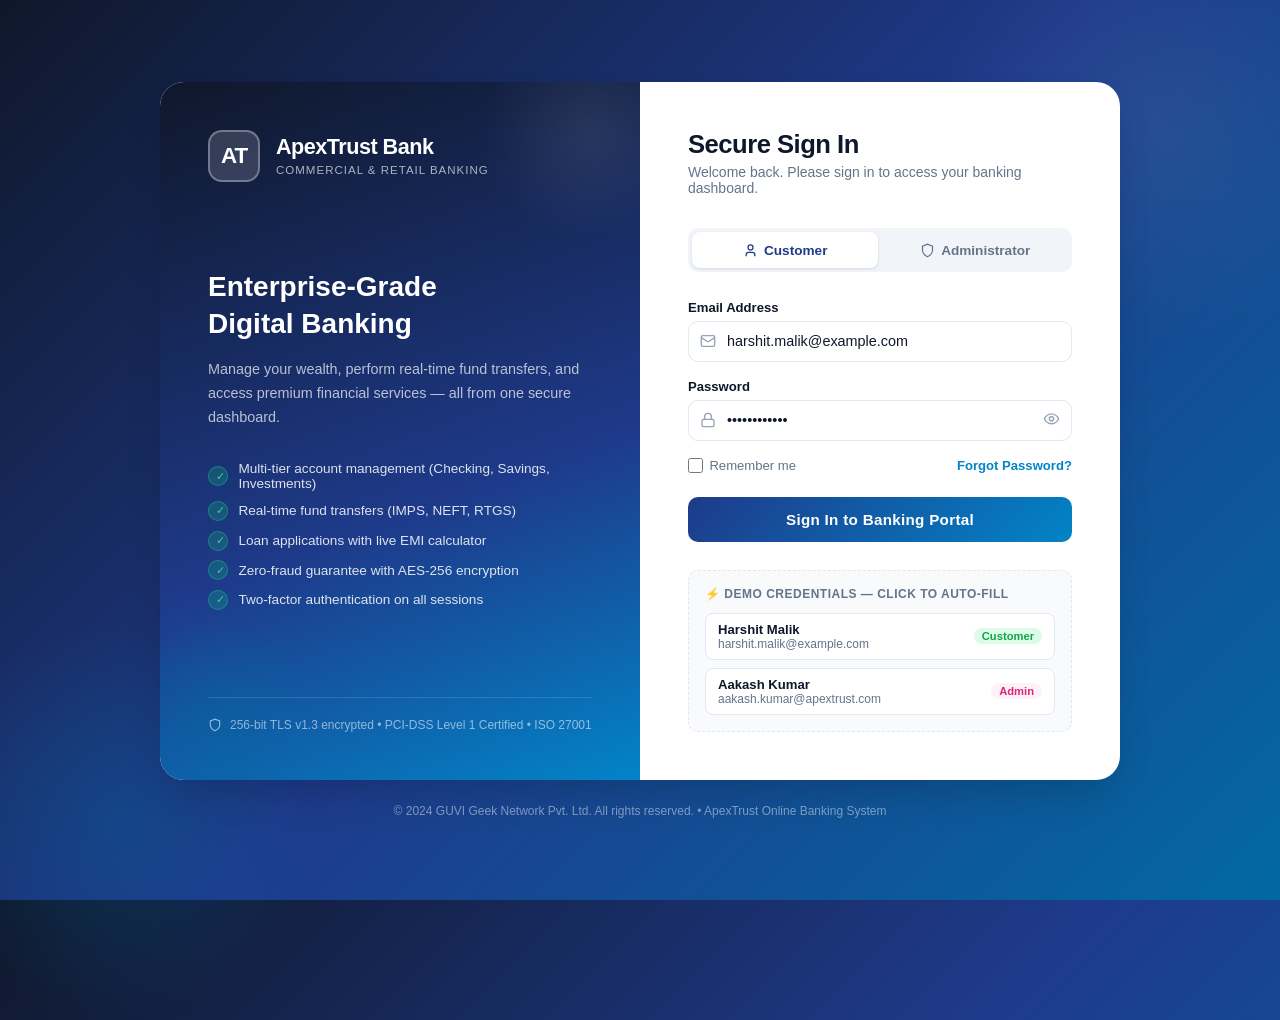
<file: login.html>
<!DOCTYPE html>
<html lang="en">
<head>
  <meta charset="UTF-8">
  <meta name="viewport" content="width=device-width, initial-scale=1.0">
  <title>ApexTrust Bank — Secure Login</title>
  <style>
    *, *::before, *::after { box-sizing: border-box; margin: 0; padding: 0; }

    :root {
      --primary: #1e3a8a;
      --primary-hover: #1e40af;
      --accent: #0284c7;
      --success: #10b981;
      --danger: #ef4444;
      --warning: #f59e0b;
      --text-main: #0f172a;
      --text-muted: #64748b;
      --border: #e2e8f0;
      --radius: 12px;
      --shadow: 0 20px 40px -10px rgba(0,0,0,0.18);
    }

    body {
      font-family: 'Inter', -apple-system, BlinkMacSystemFont, 'Segoe UI', sans-serif;
      background: linear-gradient(135deg, #0f172a 0%, #1e3a8a 50%, #0369a1 100%);
      min-height: 100vh;
      display: flex;
      flex-direction: column;
      align-items: center;
      justify-content: center;
      padding: 2rem;
      position: relative;
      overflow: hidden;
    }

    /* Background geometric decorations */
    body::before {
      content: '';
      position: absolute;
      top: -100px;
      right: -100px;
      width: 450px;
      height: 450px;
      background: radial-gradient(circle, rgba(255,255,255,0.06) 0%, transparent 70%);
      border-radius: 50%;
    }
    body::after {
      content: '';
      position: absolute;
      bottom: -120px;
      left: -80px;
      width: 400px;
      height: 400px;
      background: radial-gradient(circle, rgba(3,105,161,0.3) 0%, transparent 70%);
      border-radius: 50%;
    }

    .login-wrapper {
      width: 100%;
      max-width: 960px;
      display: grid;
      grid-template-columns: 1fr 1fr;
      background: #ffffff;
      border-radius: 24px;
      overflow: hidden;
      box-shadow: var(--shadow);
      position: relative;
      z-index: 1;
      min-height: 580px;
    }

    /* LEFT PANEL — Brand */
    .brand-panel {
      background: linear-gradient(160deg, #0f172a 0%, #1e3a8a 60%, #0284c7 100%);
      padding: 3rem;
      display: flex;
      flex-direction: column;
      justify-content: space-between;
      position: relative;
      overflow: hidden;
    }

    .brand-panel::before {
      content: '';
      position: absolute;
      top: -60px;
      right: -60px;
      width: 220px;
      height: 220px;
      background: radial-gradient(circle, rgba(255,255,255,0.08) 0%, transparent 70%);
      border-radius: 50%;
    }

    .brand-panel::after {
      content: '';
      position: absolute;
      bottom: -40px;
      left: -40px;
      width: 200px;
      height: 200px;
      background: radial-gradient(circle, rgba(3,105,161,0.4) 0%, transparent 70%);
      border-radius: 50%;
    }

    .bank-logo {
      display: flex;
      align-items: center;
      gap: 1rem;
      position: relative;
      z-index: 1;
    }

    .logo-circle {
      width: 52px;
      height: 52px;
      background: rgba(255,255,255,0.15);
      border: 2px solid rgba(255,255,255,0.3);
      border-radius: 14px;
      display: flex;
      align-items: center;
      justify-content: center;
      font-size: 1.4rem;
      font-weight: 900;
      color: #fff;
      letter-spacing: -1px;
    }

    .logo-name h1 {
      font-size: 1.35rem;
      font-weight: 800;
      color: #fff;
      letter-spacing: -0.5px;
    }

    .logo-name span {
      font-size: 0.72rem;
      color: rgba(255,255,255,0.65);
      text-transform: uppercase;
      letter-spacing: 1px;
    }

    .brand-headline {
      position: relative;
      z-index: 1;
    }

    .brand-headline h2 {
      font-size: 1.75rem;
      font-weight: 800;
      color: #fff;
      line-height: 1.3;
      margin-bottom: 1rem;
    }

    .brand-headline p {
      font-size: 0.9rem;
      color: rgba(255,255,255,0.7);
      line-height: 1.65;
      margin-bottom: 2rem;
    }

    .feature-list {
      list-style: none;
      display: flex;
      flex-direction: column;
      gap: 0.6rem;
      position: relative;
      z-index: 1;
    }

    .feature-list li {
      display: flex;
      align-items: center;
      gap: 0.65rem;
      font-size: 0.85rem;
      color: rgba(255,255,255,0.85);
    }

    .feature-list li::before {
      content: '✓';
      width: 20px;
      height: 20px;
      background: rgba(16,185,129,0.25);
      border: 1px solid rgba(16,185,129,0.5);
      border-radius: 50%;
      display: flex;
      align-items: center;
      justify-content: center;
      font-size: 0.7rem;
      color: #34d399;
      flex-shrink: 0;
      padding-left: 5px;
    }

    .brand-secure-note {
      display: flex;
      align-items: center;
      gap: 0.5rem;
      font-size: 0.75rem;
      color: rgba(255,255,255,0.55);
      border-top: 1px solid rgba(255,255,255,0.12);
      padding-top: 1.25rem;
      position: relative;
      z-index: 1;
    }

    /* RIGHT PANEL — Form */
    .form-panel {
      padding: 3rem;
      display: flex;
      flex-direction: column;
      justify-content: center;
    }

    .form-panel-header {
      margin-bottom: 2rem;
    }

    .form-panel-header h2 {
      font-size: 1.6rem;
      font-weight: 800;
      color: var(--text-main);
      letter-spacing: -0.5px;
    }

    .form-panel-header p {
      font-size: 0.875rem;
      color: var(--text-muted);
      margin-top: 0.3rem;
    }

    /* Role Selector Tabs */
    .role-tabs {
      display: flex;
      background: #f1f5f9;
      border-radius: 10px;
      padding: 4px;
      margin-bottom: 1.75rem;
      gap: 4px;
    }

    .role-tab {
      flex: 1;
      background: transparent;
      border: none;
      border-radius: 8px;
      padding: 0.65rem 0.5rem;
      font-size: 0.85rem;
      font-weight: 600;
      cursor: pointer;
      color: var(--text-muted);
      transition: all 0.2s ease;
      display: flex;
      align-items: center;
      justify-content: center;
      gap: 0.4rem;
    }

    .role-tab.active {
      background: #ffffff;
      color: var(--primary);
      box-shadow: 0 1px 3px rgba(0,0,0,0.12);
    }

    /* Form elements */
    .form-group {
      margin-bottom: 1.1rem;
    }

    .form-label {
      display: block;
      font-size: 0.82rem;
      font-weight: 600;
      color: var(--text-main);
      margin-bottom: 0.35rem;
    }

    .input-wrap {
      position: relative;
    }

    .input-icon {
      position: absolute;
      left: 12px;
      top: 50%;
      transform: translateY(-50%);
      color: #94a3b8;
    }

    .form-input {
      width: 100%;
      padding: 0.72rem 0.9rem 0.72rem 38px;
      font-size: 0.9rem;
      font-family: inherit;
      border: 1px solid var(--border);
      border-radius: 10px;
      background: #fff;
      color: var(--text-main);
      transition: all 0.2s;
      outline: none;
    }

    .form-input:focus {
      border-color: var(--primary);
      box-shadow: 0 0 0 3px rgba(30, 58, 138, 0.12);
    }

    .form-input.error {
      border-color: var(--danger);
      box-shadow: 0 0 0 3px rgba(239,68,68,0.1);
    }

    .toggle-pw {
      position: absolute;
      right: 12px;
      top: 50%;
      transform: translateY(-50%);
      background: none;
      border: none;
      cursor: pointer;
      color: #94a3b8;
      padding: 0;
      line-height: 1;
    }

    .toggle-pw:hover { color: var(--text-main); }

    /* Remember / Forgot row */
    .form-options {
      display: flex;
      justify-content: space-between;
      align-items: center;
      margin-bottom: 1.5rem;
      font-size: 0.82rem;
    }

    .remember-check {
      display: flex;
      align-items: center;
      gap: 0.4rem;
      color: var(--text-muted);
      cursor: pointer;
    }

    .remember-check input {
      accent-color: var(--primary);
      width: 15px;
      height: 15px;
    }

    .forgot-link {
      color: var(--accent);
      text-decoration: none;
      font-weight: 600;
    }

    .forgot-link:hover { text-decoration: underline; }

    /* Submit button */
    .btn-login {
      width: 100%;
      padding: 0.85rem;
      background: linear-gradient(135deg, var(--primary), var(--accent));
      color: #fff;
      border: none;
      border-radius: 10px;
      font-size: 0.95rem;
      font-weight: 700;
      cursor: pointer;
      transition: all 0.2s;
      letter-spacing: 0.3px;
      position: relative;
      overflow: hidden;
    }

    .btn-login:hover {
      transform: translateY(-1px);
      box-shadow: 0 6px 20px rgba(30, 58, 138, 0.35);
    }

    .btn-login:active { transform: translateY(0); }

    .btn-login .loader {
      display: none;
      width: 18px;
      height: 18px;
      border: 2px solid rgba(255,255,255,0.4);
      border-top-color: #fff;
      border-radius: 50%;
      animation: spin 0.8s linear infinite;
      margin: 0 auto;
    }

    @keyframes spin {
      to { transform: rotate(360deg); }
    }

    /* Demo credentials */
    .demo-credentials {
      margin-top: 1.75rem;
      border: 1px dashed var(--border);
      border-radius: 10px;
      padding: 1rem;
      background: #f8fafc;
    }

    .demo-credentials h4 {
      font-size: 0.75rem;
      font-weight: 700;
      text-transform: uppercase;
      letter-spacing: 0.5px;
      color: var(--text-muted);
      margin-bottom: 0.75rem;
    }

    .demo-cred-grid {
      display: flex;
      flex-direction: column;
      gap: 0.5rem;
    }

    .demo-cred-item {
      display: flex;
      align-items: center;
      justify-content: space-between;
      background: #fff;
      border: 1px solid var(--border);
      border-radius: 8px;
      padding: 0.5rem 0.75rem;
      cursor: pointer;
      transition: all 0.15s;
    }

    .demo-cred-item:hover {
      border-color: var(--primary);
      background: #eff6ff;
    }

    .demo-cred-name {
      font-size: 0.82rem;
      font-weight: 700;
      color: var(--text-main);
    }

    .demo-cred-email {
      font-size: 0.75rem;
      color: var(--text-muted);
    }

    .demo-cred-role {
      font-size: 0.7rem;
      font-weight: 700;
      padding: 2px 8px;
      border-radius: 9999px;
    }

    .role-customer { background: #dcfce7; color: #16a34a; }
    .role-admin { background: #fdf2f8; color: #db2777; }

    /* Error alert */
    .alert-error {
      background: #fef2f2;
      border: 1px solid #fecaca;
      border-left: 4px solid var(--danger);
      border-radius: 8px;
      padding: 0.75rem 1rem;
      font-size: 0.84rem;
      color: #991b1b;
      margin-bottom: 1.25rem;
      display: none;
      align-items: center;
      gap: 0.5rem;
    }

    /* Success overlay */
    .success-overlay {
      position: fixed;
      inset: 0;
      background: rgba(15,23,42,0.85);
      display: none;
      flex-direction: column;
      align-items: center;
      justify-content: center;
      z-index: 999;
      gap: 1rem;
    }

    .success-overlay.show { display: flex; }

    .success-card {
      background: #fff;
      border-radius: 20px;
      padding: 2.5rem;
      text-align: center;
      max-width: 360px;
      width: 90%;
      animation: popIn 0.4s cubic-bezier(0.16, 1, 0.3, 1);
    }

    @keyframes popIn {
      from { transform: scale(0.85); opacity: 0; }
      to { transform: scale(1); opacity: 1; }
    }

    .success-icon {
      width: 70px;
      height: 70px;
      background: #ecfdf5;
      border-radius: 50%;
      display: flex;
      align-items: center;
      justify-content: center;
      margin: 0 auto 1.25rem;
      font-size: 2rem;
    }

    .success-card h3 {
      font-size: 1.35rem;
      font-weight: 800;
      color: var(--text-main);
      margin-bottom: 0.5rem;
    }

    .success-card p {
      font-size: 0.875rem;
      color: var(--text-muted);
      margin-bottom: 1.5rem;
    }

    .progress-bar-wrap {
      height: 4px;
      background: #e2e8f0;
      border-radius: 9999px;
      overflow: hidden;
    }

    .progress-bar-fill {
      height: 100%;
      width: 0%;
      background: linear-gradient(90deg, #1e3a8a, #10b981);
      border-radius: 9999px;
      transition: width 0.05s linear;
    }

    /* Responsive */
    @media (max-width: 700px) {
      .login-wrapper { grid-template-columns: 1fr; }
      .brand-panel { display: none; }
      .form-panel { padding: 2rem; }
    }
  </style>
</head>
<body>

  <!-- Login Card -->
  <div class="login-wrapper">

    <!-- Left: Brand Panel -->
    <div class="brand-panel">
      <div class="bank-logo">
        <div class="logo-circle">AT</div>
        <div class="logo-name">
          <h1>ApexTrust Bank</h1>
          <span>Commercial &amp; Retail Banking</span>
        </div>
      </div>

      <div class="brand-headline">
        <h2>Enterprise-Grade<br>Digital Banking</h2>
        <p>Manage your wealth, perform real-time fund transfers, and access premium financial services — all from one secure dashboard.</p>

        <ul class="feature-list">
          <li>Multi-tier account management (Checking, Savings, Investments)</li>
          <li>Real-time fund transfers (IMPS, NEFT, RTGS)</li>
          <li>Loan applications with live EMI calculator</li>
          <li>Zero-fraud guarantee with AES-256 encryption</li>
          <li>Two-factor authentication on all sessions</li>
        </ul>
      </div>

      <div class="brand-secure-note">
        <svg width="14" height="14" viewBox="0 0 24 24" fill="none" stroke="currentColor" stroke-width="2">
          <path d="M12 22s8-4 8-10V5l-8-3-8 3v7c0 6 8 10 8 10z"/>
        </svg>
        256-bit TLS v1.3 encrypted &bull; PCI-DSS Level 1 Certified &bull; ISO 27001
      </div>
    </div>

    <!-- Right: Form Panel -->
    <div class="form-panel">
      <div class="form-panel-header">
        <h2>Secure Sign In</h2>
        <p>Welcome back. Please sign in to access your banking dashboard.</p>
      </div>

      <!-- Role Selector -->
      <div class="role-tabs">
        <button class="role-tab active" id="tabCustomer" onclick="selectRole('customer')">
          <svg width="15" height="15" viewBox="0 0 24 24" fill="none" stroke="currentColor" stroke-width="2">
            <path d="M19 21v-2a4 4 0 0 0-4-4H9a4 4 0 0 0-4 4v2"/><circle cx="12" cy="7" r="4"/>
          </svg>
          Customer
        </button>
        <button class="role-tab" id="tabAdmin" onclick="selectRole('admin')">
          <svg width="15" height="15" viewBox="0 0 24 24" fill="none" stroke="currentColor" stroke-width="2">
            <path d="M12 22s8-4 8-10V5l-8-3-8 3v7c0 6 8 10 8 10z"/>
          </svg>
          Administrator
        </button>
      </div>

      <!-- Error Alert -->
      <div class="alert-error" id="alertError">
        <svg width="16" height="16" viewBox="0 0 24 24" fill="none" stroke="currentColor" stroke-width="2">
          <circle cx="12" cy="12" r="10"/><line x1="12" x2="12" y1="8" y2="12"/><line x1="12" x2="12.01" y1="16" y2="16"/>
        </svg>
        <span id="alertErrorText">Invalid credentials. Please check and try again.</span>
      </div>

      <!-- Login Form -->
      <form id="loginForm" onsubmit="handleLogin(event)" novalidate>
        <div class="form-group">
          <label class="form-label" for="emailInput">Email Address</label>
          <div class="input-wrap">
            <svg class="input-icon" width="16" height="16" viewBox="0 0 24 24" fill="none" stroke="currentColor" stroke-width="2">
              <rect width="20" height="16" x="2" y="4" rx="2"/><path d="m22 7-8.97 5.7a1.94 1.94 0 0 1-2.06 0L2 7"/>
            </svg>
            <input type="email" id="emailInput" class="form-input" placeholder="you@example.com" autocomplete="email" required>
          </div>
        </div>

        <div class="form-group">
          <label class="form-label" for="passwordInput">Password</label>
          <div class="input-wrap">
            <svg class="input-icon" width="16" height="16" viewBox="0 0 24 24" fill="none" stroke="currentColor" stroke-width="2">
              <rect width="18" height="11" x="3" y="11" rx="2" ry="2"/><path d="M7 11V7a5 5 0 0 1 10 0v4"/>
            </svg>
            <input type="password" id="passwordInput" class="form-input" placeholder="Enter your password" autocomplete="current-password" required>
            <button type="button" class="toggle-pw" onclick="togglePassword()" id="togglePwBtn">
              <svg id="eyeIcon" width="17" height="17" viewBox="0 0 24 24" fill="none" stroke="currentColor" stroke-width="2">
                <path d="M2 12s3-7 10-7 10 7 10 7-3 7-10 7-10-7-10-7Z"/><circle cx="12" cy="12" r="3"/>
              </svg>
            </button>
          </div>
        </div>

        <div class="form-options">
          <label class="remember-check">
            <input type="checkbox" id="rememberMe">
            Remember me
          </label>
          <a href="#" class="forgot-link" onclick="handleForgotPassword(); return false;">Forgot Password?</a>
        </div>

        <button type="submit" class="btn-login" id="loginBtn">
          <span id="loginBtnText">Sign In to Banking Portal</span>
          <div class="loader" id="loginLoader"></div>
        </button>
      </form>

      <!-- Demo Credentials Block -->
      <div class="demo-credentials">
        <h4>⚡ Demo Credentials — Click to Auto-fill</h4>
        <div class="demo-cred-grid">
          <div class="demo-cred-item" onclick="autofill('harshit.malik@example.com', 'Customer@123', 'customer')">
            <div>
              <div class="demo-cred-name">Harshit Malik</div>
              <div class="demo-cred-email">harshit.malik@example.com</div>
            </div>
            <span class="demo-cred-role role-customer">Customer</span>
          </div>
          <div class="demo-cred-item" onclick="autofill('aakash.kumar@apextrust.com', 'Admin@2024', 'admin')">
            <div>
              <div class="demo-cred-name">Aakash Kumar</div>
              <div class="demo-cred-email">aakash.kumar@apextrust.com</div>
            </div>
            <span class="demo-cred-role role-admin">Admin</span>
          </div>
        </div>
      </div>

    </div>
  </div>

  <!-- Copyright -->
  <p style="margin-top: 1.5rem; font-size: 0.75rem; color: rgba(255,255,255,0.45); text-align: center; position: relative; z-index: 1;">
    © 2024 GUVI Geek Network Pvt. Ltd. All rights reserved. &bull; ApexTrust Online Banking System
  </p>

  <!-- Success Overlay -->
  <div class="success-overlay" id="successOverlay">
    <div class="success-card">
      <div class="success-icon">✅</div>
      <h3 id="successUserGreet">Welcome, Harshit!</h3>
      <p id="successSubText">Authentication successful. Redirecting to your banking dashboard...</p>
      <div class="progress-bar-wrap">
        <div class="progress-bar-fill" id="progressBarFill"></div>
      </div>
    </div>
  </div>

  <script>
    // Valid credential pairs
    const validUsers = {
      'harshit.malik@example.com': {
        password: 'Customer@123',
        role: 'customer',
        name: 'Harshit Malik',
        dbRole: 'customer',
        userId: 'CUST-1001'
      },
      'aakash.kumar@apextrust.com': {
        password: 'Admin@2024',
        role: 'admin',
        name: 'Aakash Kumar',
        dbRole: 'admin',
        userId: 'ADMIN-001'
      }
    };

    let selectedRole = 'customer';

    function selectRole(role) {
      selectedRole = role;
      document.getElementById('tabCustomer').classList.toggle('active', role === 'customer');
      document.getElementById('tabAdmin').classList.toggle('active', role === 'admin');

      // Auto-fill demo credentials when role tab is clicked
      if (role === 'customer') {
        autofill('harshit.malik@example.com', 'Customer@123', 'customer');
      } else {
        autofill('aakash.kumar@apextrust.com', 'Admin@2024', 'admin');
      }

      clearError();
    }

    function autofill(email, password, role) {
      document.getElementById('emailInput').value = email;
      document.getElementById('passwordInput').value = password;
      selectedRole = role;
      document.getElementById('tabCustomer').classList.toggle('active', role === 'customer');
      document.getElementById('tabAdmin').classList.toggle('active', role === 'admin');
      clearError();
      document.getElementById('emailInput').classList.remove('error');
      document.getElementById('passwordInput').classList.remove('error');
    }

    function togglePassword() {
      const pwInput = document.getElementById('passwordInput');
      const icon = document.getElementById('eyeIcon');
      if (pwInput.type === 'password') {
        pwInput.type = 'text';
        icon.innerHTML = '<path d="M17.94 17.94A10.07 10.07 0 0 1 12 20c-7 0-11-8-11-8a18.45 18.45 0 0 1 5.06-5.94"/><path d="M9.9 4.24A9.12 9.12 0 0 1 12 4c7 0 11 8 11 8a18.5 18.5 0 0 1-2.16 3.19"/><line x1="1" x2="23" y1="1" y2="23"/>';
      } else {
        pwInput.type = 'password';
        icon.innerHTML = '<path d="M2 12s3-7 10-7 10 7 10 7-3 7-10 7-10-7-10-7Z"/><circle cx="12" cy="12" r="3"/>';
      }
    }

    function showError(msg) {
      const alert = document.getElementById('alertError');
      document.getElementById('alertErrorText').textContent = msg;
      alert.style.display = 'flex';
    }

    function clearError() {
      document.getElementById('alertError').style.display = 'none';
    }

    function handleForgotPassword() {
      alert('Password Reset Link sent!\n\nIn a full system, a secure OTP would be emailed to your registered address.\n\nFor demo access, use the quick-fill credentials below the form.');
    }

    function handleLogin(event) {
      event.preventDefault();
      clearError();

      const email = document.getElementById('emailInput').value.trim().toLowerCase();
      const password = document.getElementById('passwordInput').value;
      const emailField = document.getElementById('emailInput');
      const pwField = document.getElementById('passwordInput');

      // Basic validation
      if (!email) {
        emailField.classList.add('error');
        showError('Please enter your registered email address.');
        return;
      }
      if (!password) {
        pwField.classList.add('error');
        showError('Please enter your password.');
        return;
      }

      emailField.classList.remove('error');
      pwField.classList.remove('error');

      // Show loader
      const btn = document.getElementById('loginBtn');
      document.getElementById('loginBtnText').style.display = 'none';
      document.getElementById('loginLoader').style.display = 'block';
      btn.disabled = true;

      // Simulate network auth delay
      setTimeout(() => {
        const user = validUsers[email];

        if (!user || user.password !== password) {
          document.getElementById('loginBtnText').style.display = 'block';
          document.getElementById('loginLoader').style.display = 'none';
          btn.disabled = false;
          emailField.classList.add('error');
          pwField.classList.add('error');
          showError('Incorrect email or password. Please check your credentials and try again.');
          return;
        }

        // Store session intent in localStorage
        localStorage.setItem('apextrust_session', JSON.stringify({
          email: email,
          role: user.dbRole,
          userId: user.userId,
          name: user.name,
          loginTime: new Date().toISOString()
        }));

        // Show success
        document.getElementById('loginBtnText').style.display = 'block';
        document.getElementById('loginLoader').style.display = 'none';
        btn.disabled = false;

        const firstName = user.name.split(' ')[0];
        document.getElementById('successUserGreet').textContent = `Welcome back, ${firstName}!`;
        document.getElementById('successSubText').textContent =
          `Authenticated as ${user.role === 'admin' ? 'System Administrator' : 'Customer'} • Loading your dashboard...`;
        document.getElementById('successOverlay').classList.add('show');

        // Animate progress bar then redirect
        let progress = 0;
        const fill = document.getElementById('progressBarFill');
        const interval = setInterval(() => {
          progress += 2;
          fill.style.width = progress + '%';
          if (progress >= 100) {
            clearInterval(interval);
            // Redirect with intent parameter
            window.location.href = `index.html?role=${user.dbRole}`;
          }
        }, 30);

      }, 1200);
    }

    // Auto-read URL params on load if coming back
    window.addEventListener('DOMContentLoaded', () => {
      // Auto-fill customer by default
      const emailInput = document.getElementById('emailInput');
      const pwInput = document.getElementById('passwordInput');
      if (!emailInput.value) {
        emailInput.value = 'harshit.malik@example.com';
        pwInput.value = 'Customer@123';
      }
    });
  </script>

</body>
</html>
</file>
